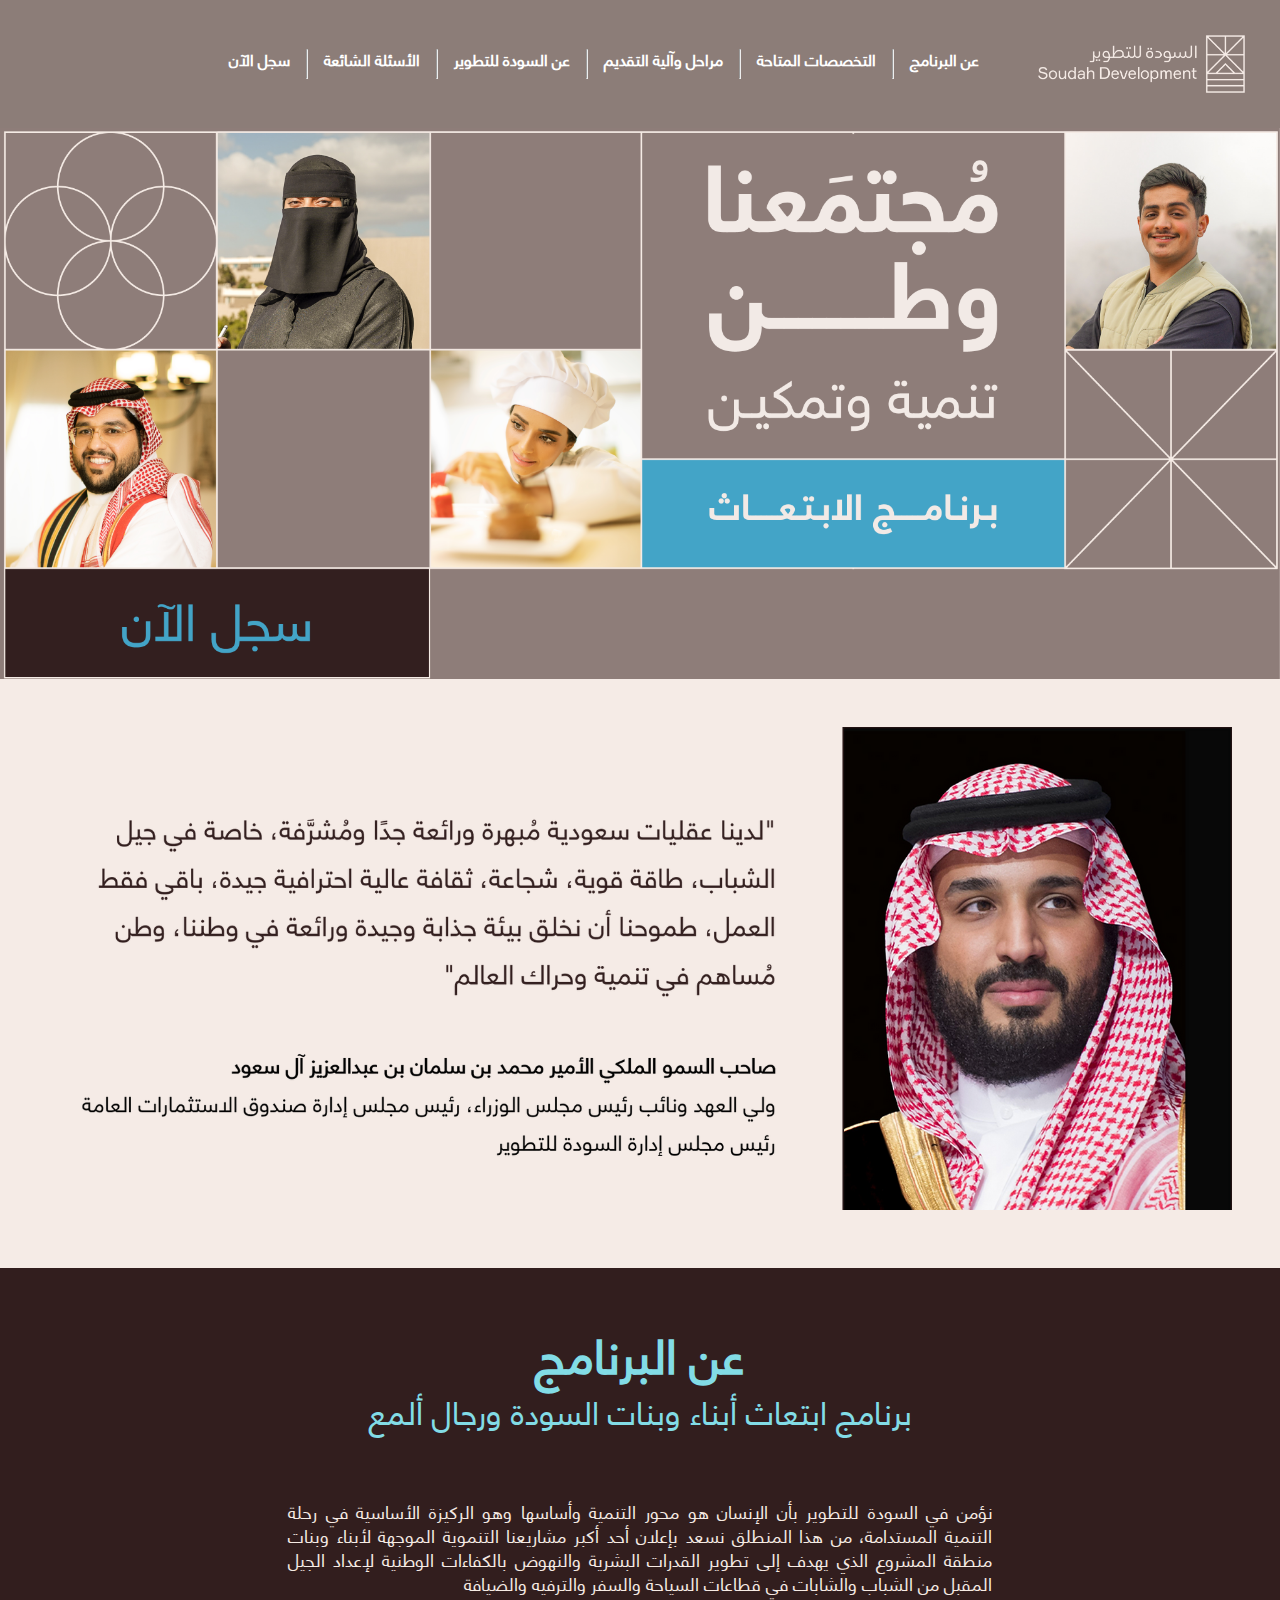
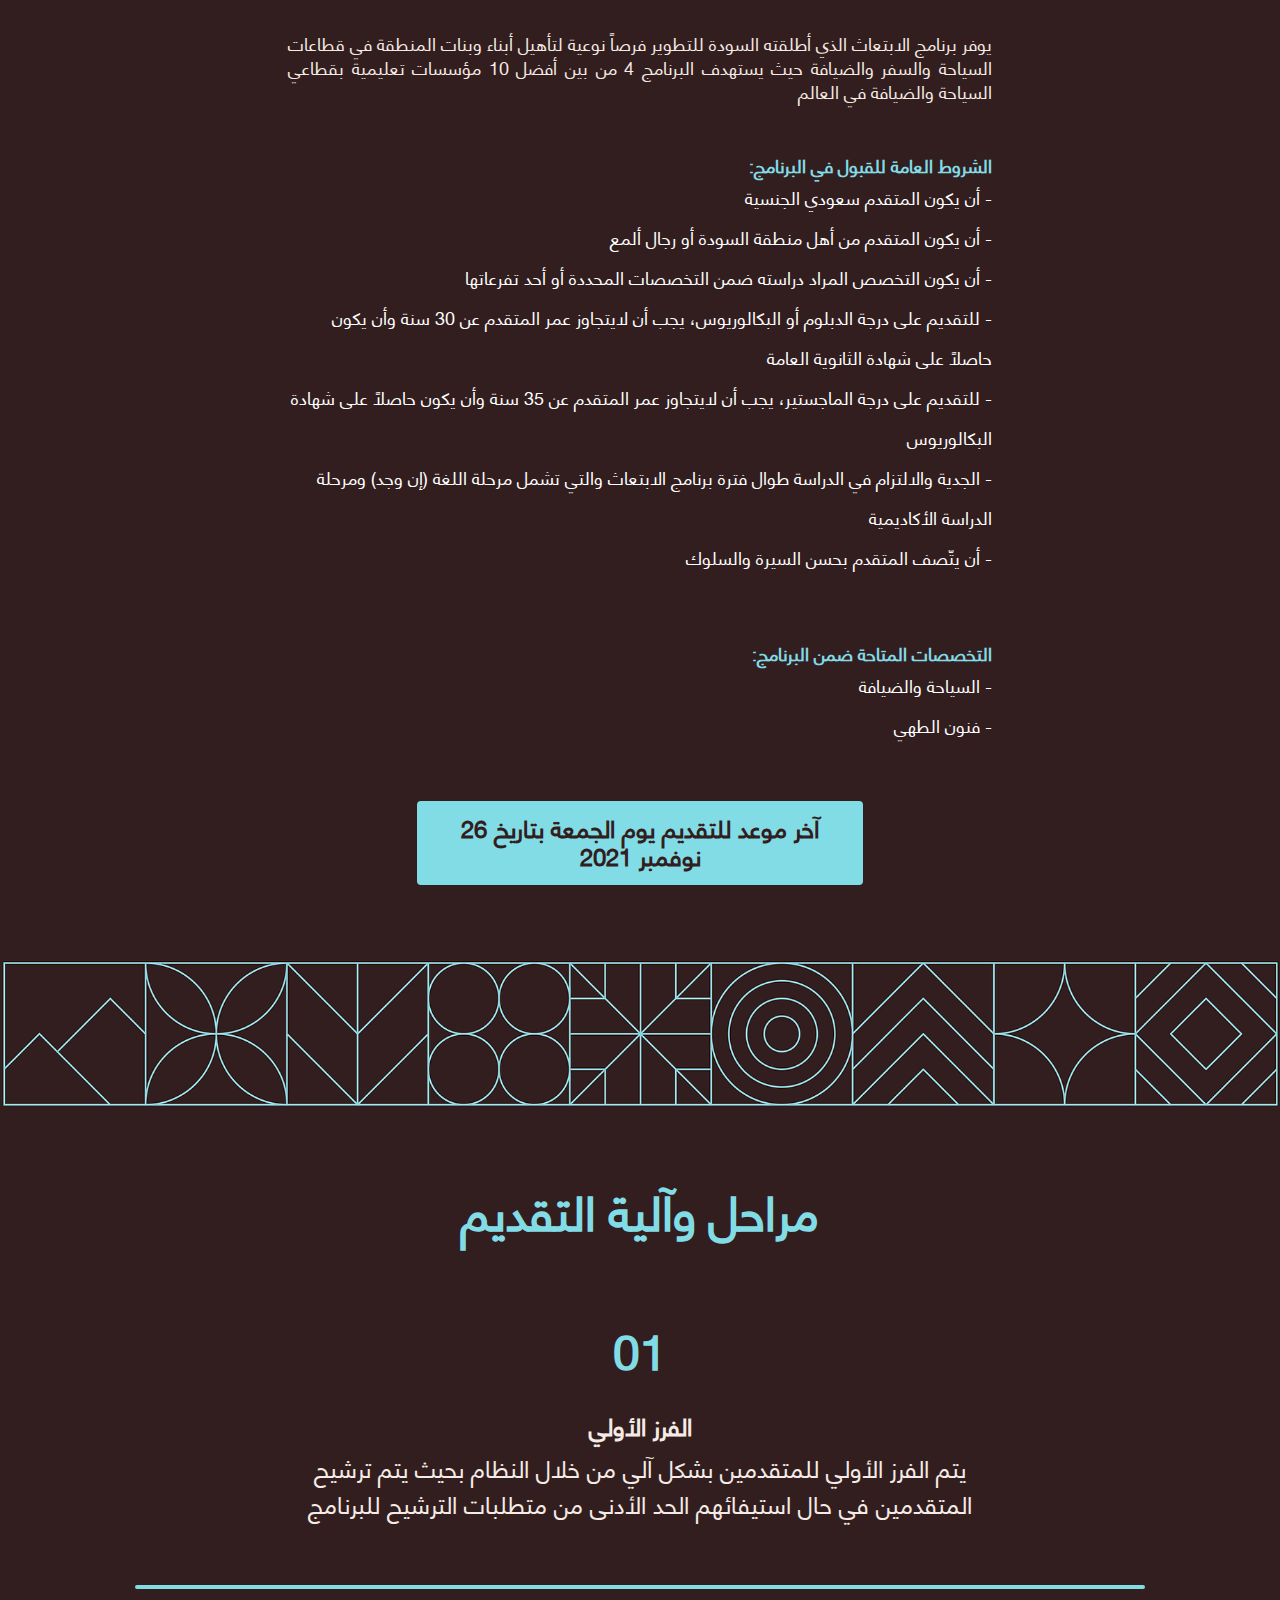
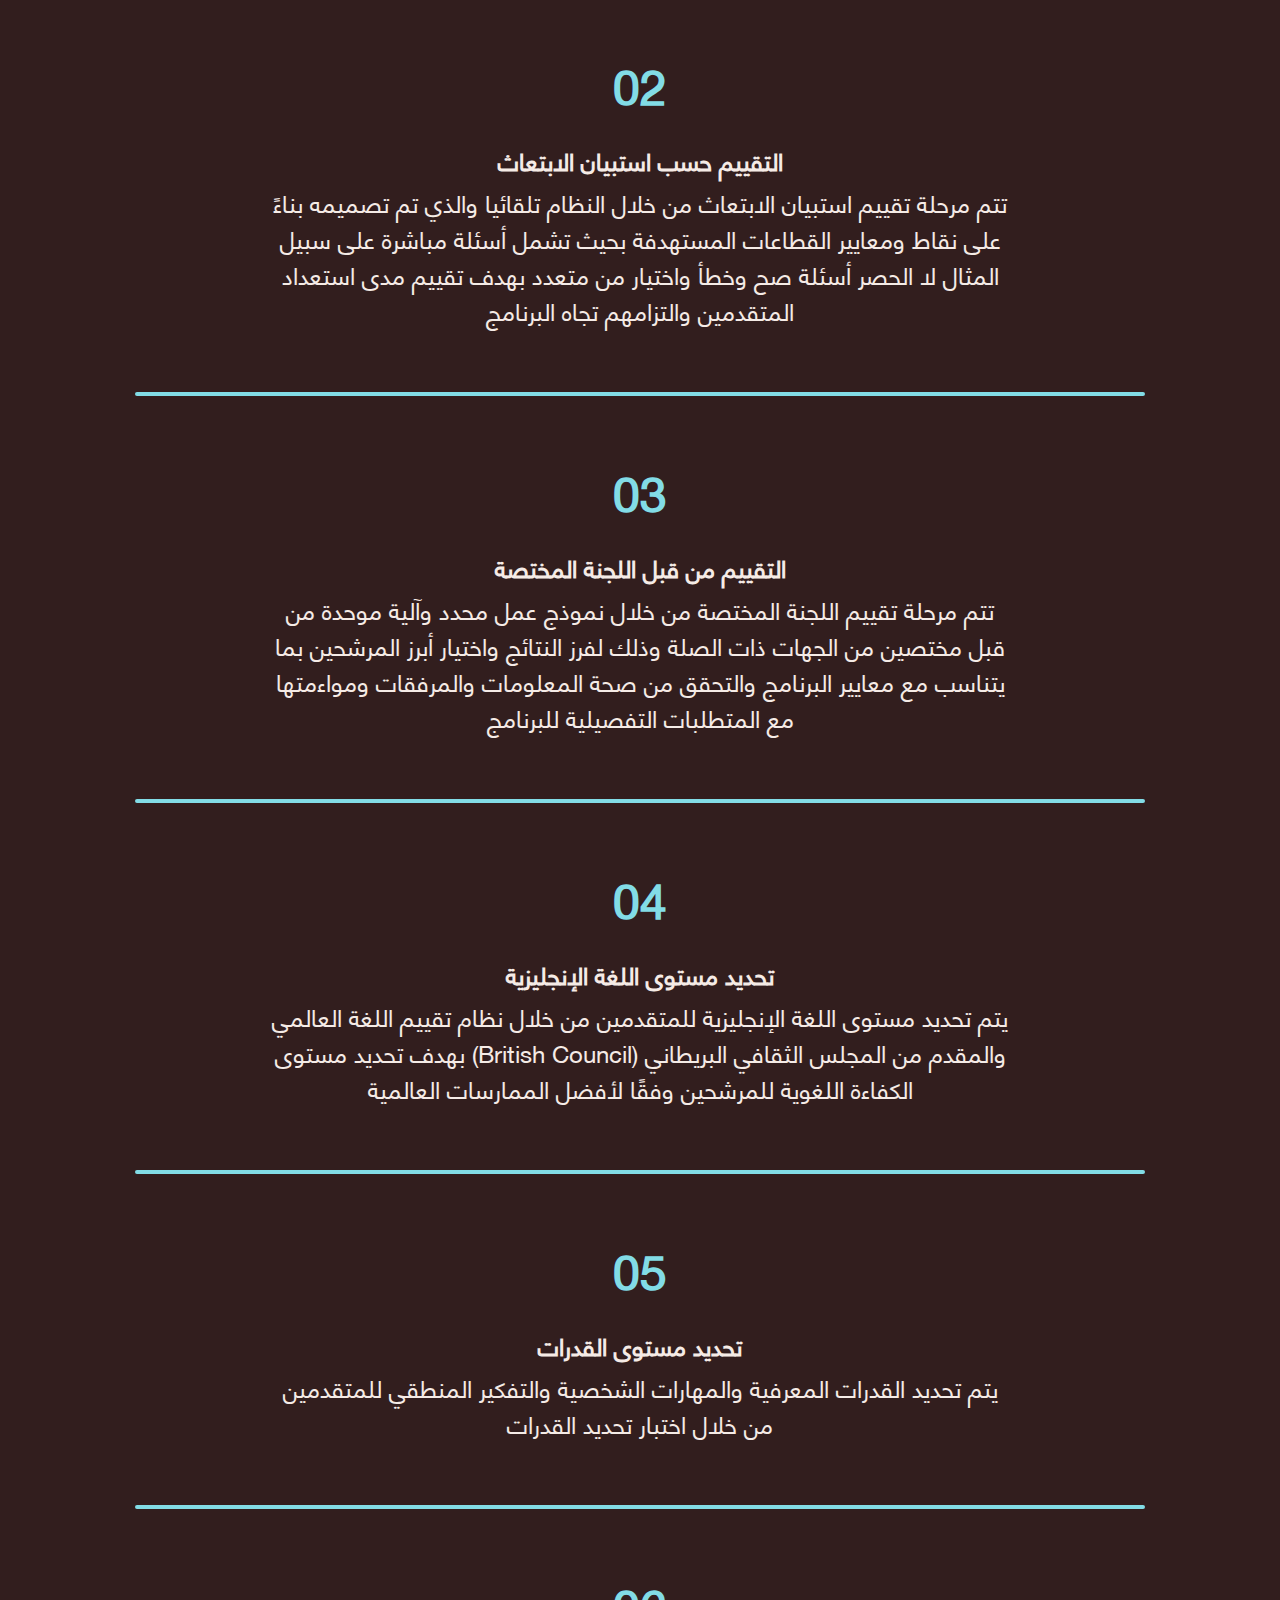
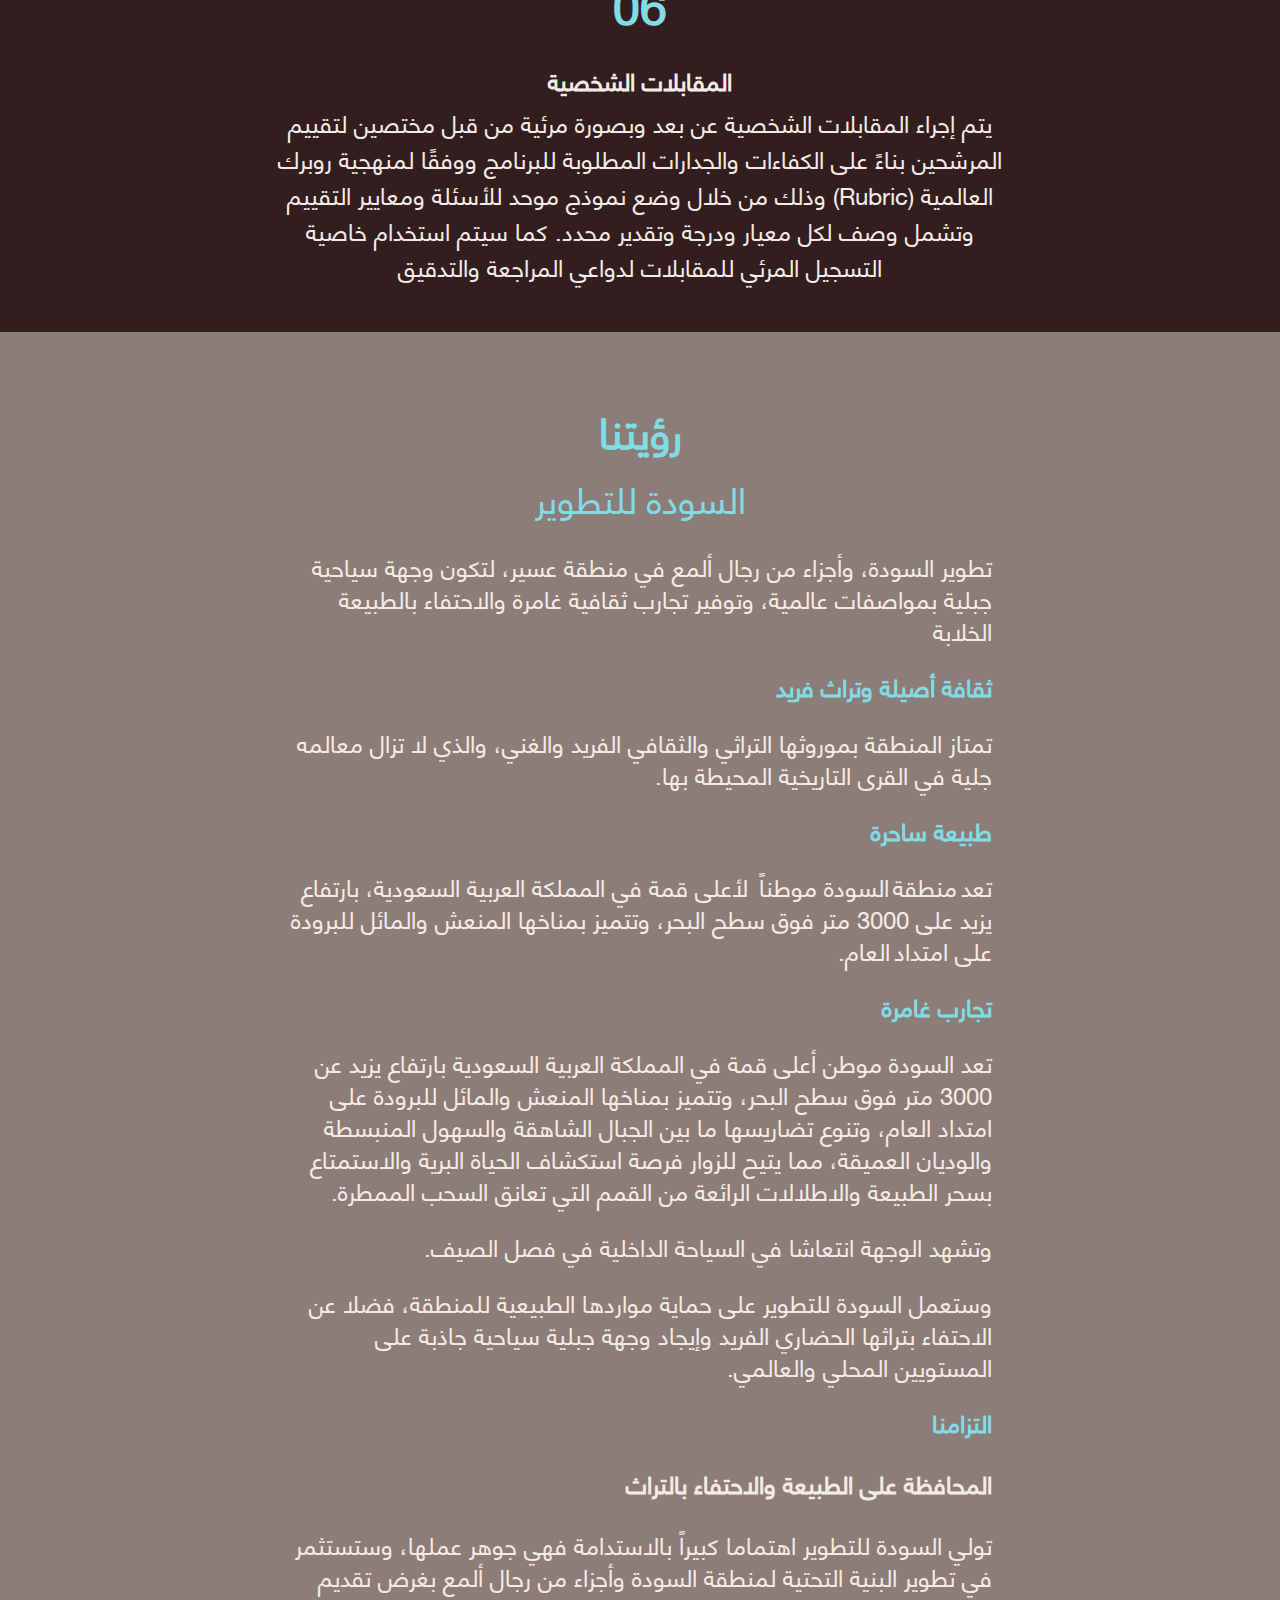
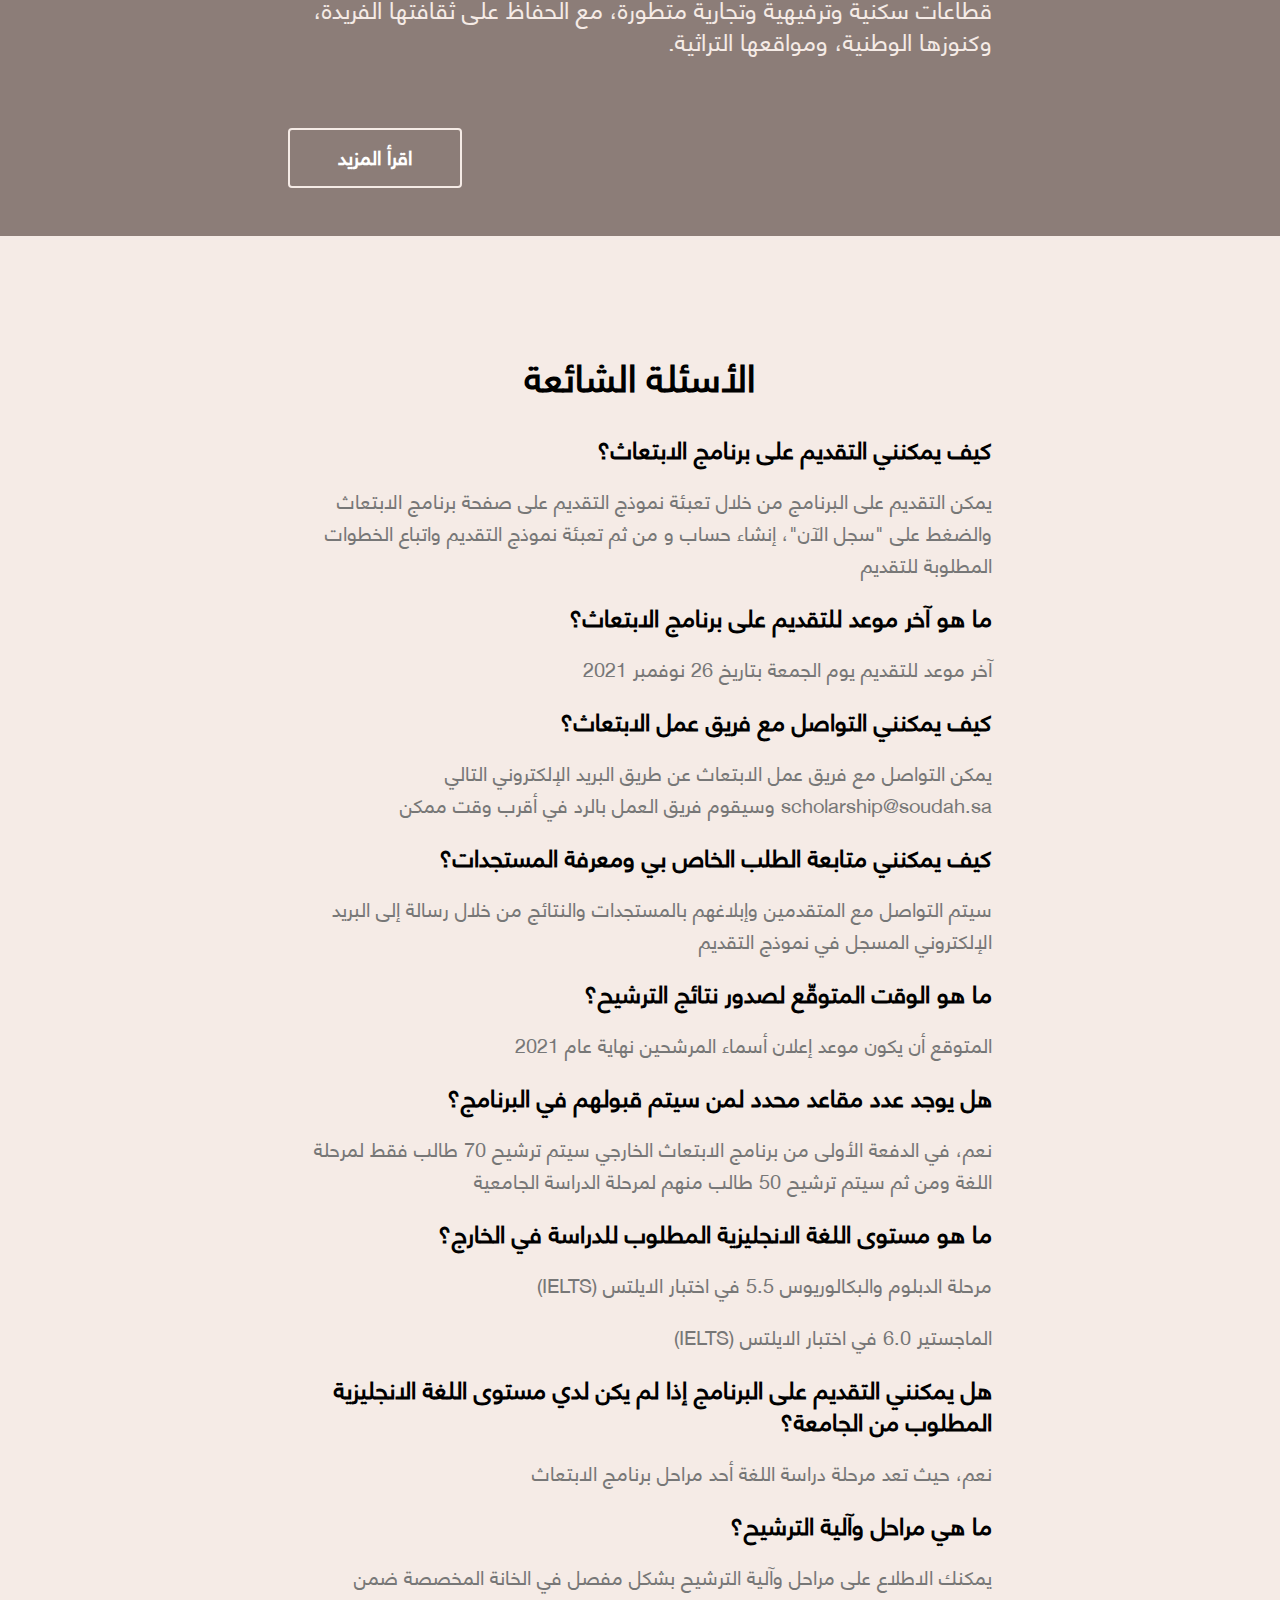
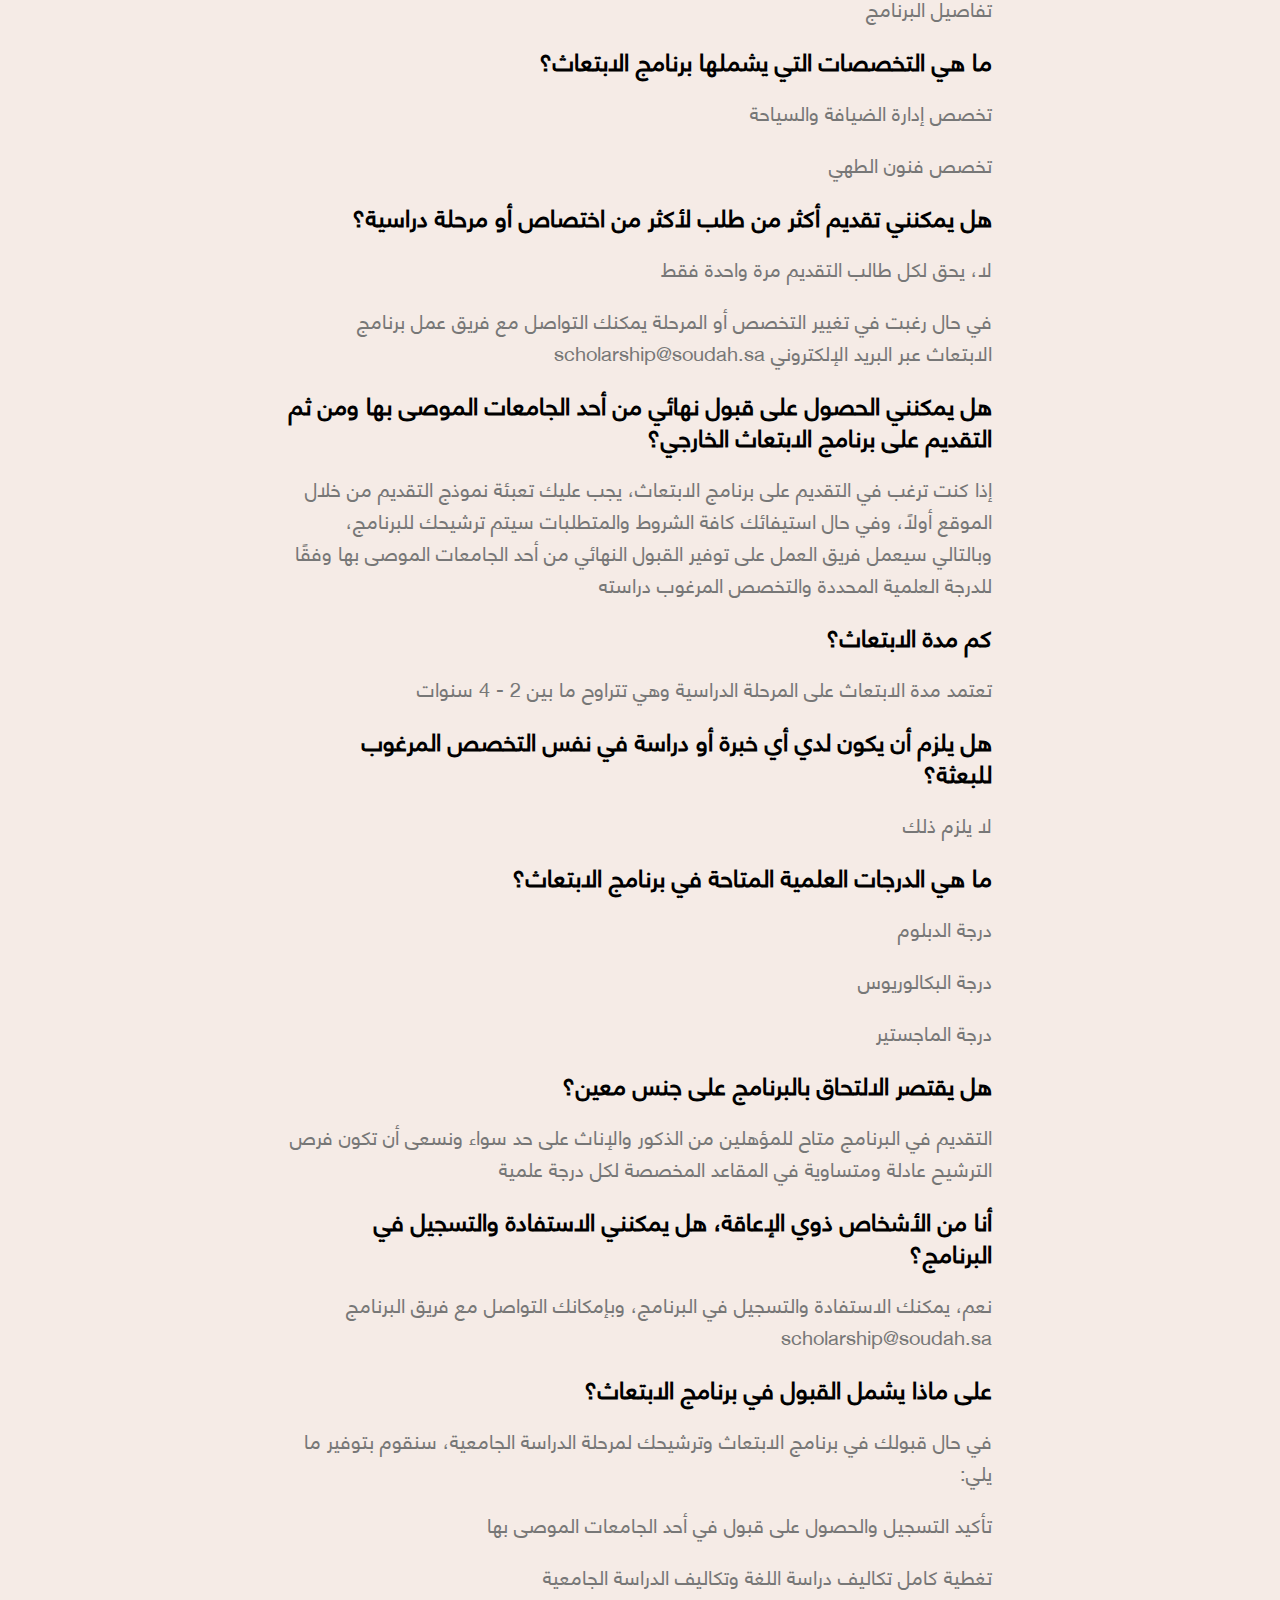
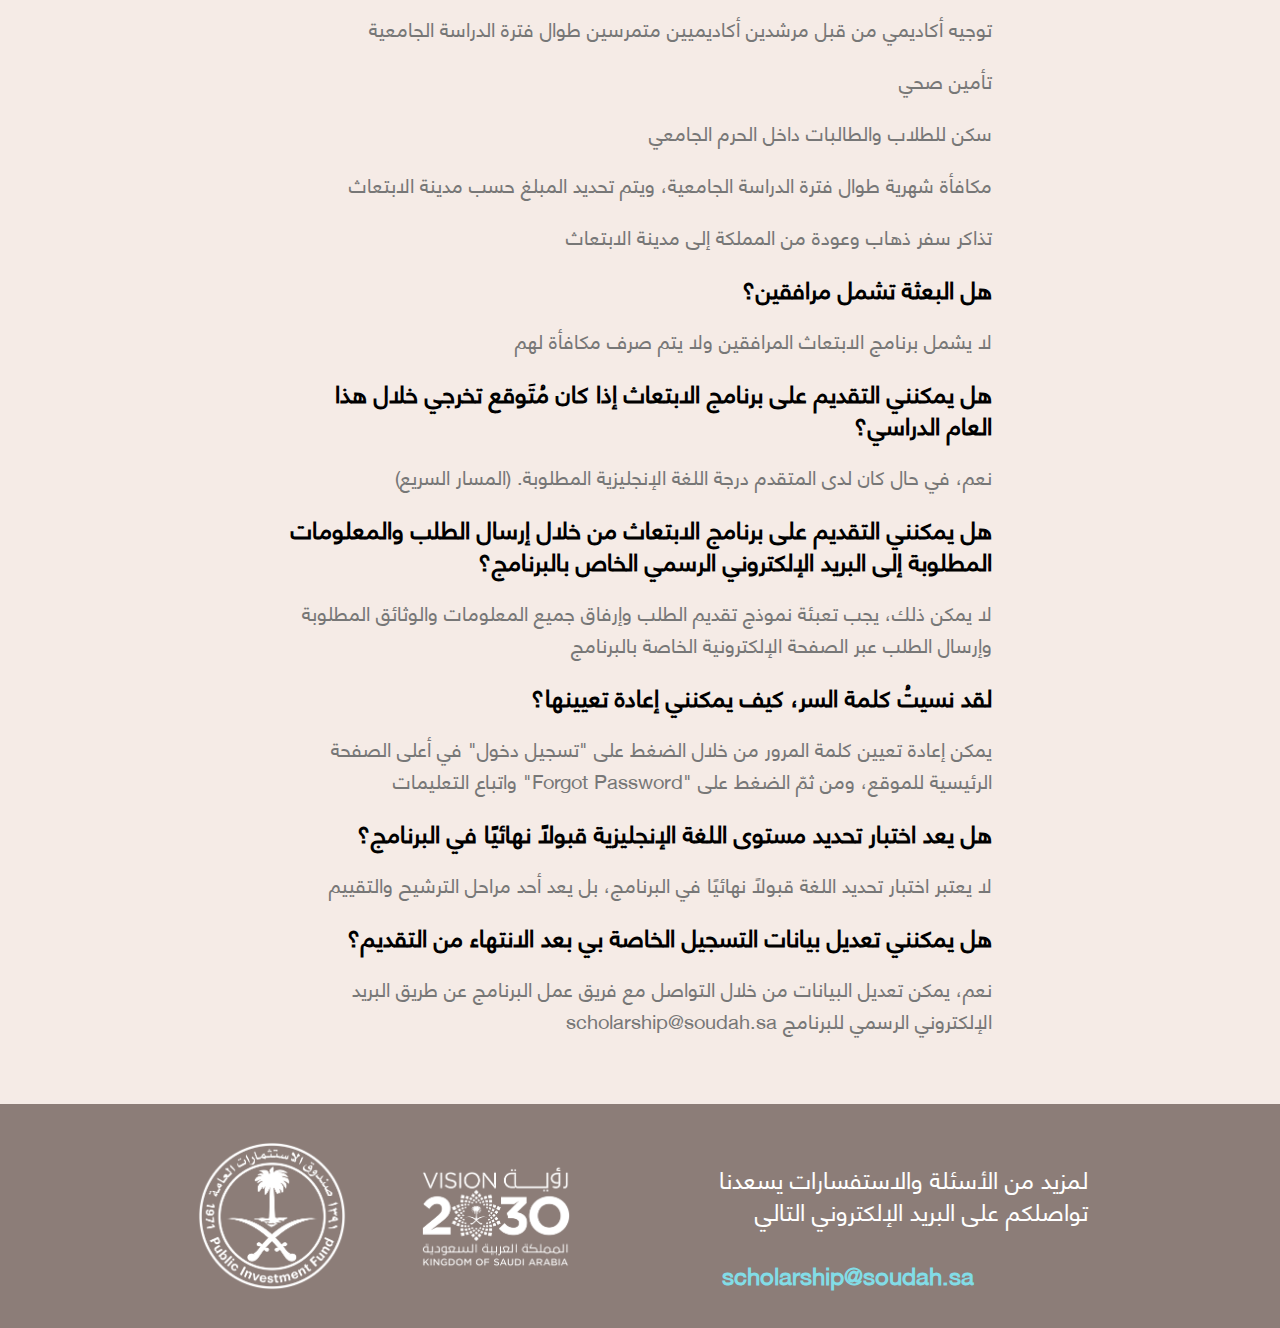
<file: src/index.html>
<!DOCTYPE html>
<html lang="ar">
  <head>
    <meta charset="UTF-8" />
    <meta http-equiv="X-UA-Compatible" content="IE=edge" />
    <meta name="viewport" content="width=device-width, initial-scale=1.0" />
    <meta name="theme-color" content="#82dce6" />
    <meta
      name="description"
      content="نؤمن في السودة للتطوير بأن الإنسان هو محور التنمية وأساسها وهو الركيزة الأساسية في رحلة التنمية المستدامة"
    />
    <meta
      name="keywords"
      content="السودة للتطوير, الكفاءات الوطنية, الجيل المقبل, السعودية, السودة, المملكة العربية السعودية, سمو الأمير, الأمير محمد, الأمير محمد بن سلمان, الملك سلمان, صندودق الاستثمارات العامة, ابتعاث, ابتعاث السودة, 2030, الرؤية, رؤية 2030"
    />
    <meta name="author" content="Soudah Development" />
    <meta
      property="og:title"
      content="برنامج ابتعاث أبناء وبنات السودة ورجال ألمع"
    />
    <meta
      property="og:description"
      content="السودة للتطوير توفر برنامج الابتعاث الذي أطلقته السودة للتطوير فرصاً نوعية لتأهيل أبناء وبنات المنطقة في قطاعات السياحة والسفر والضيافة حيث يستهدف البرنامج 4 من بين أفضل 10 مؤسسات تعليمية بقطاعي السياحة والضيافة في العالم"
    />
    <meta
      property="og:image"
      content="https://raw.githubusercontent.com/younes-alturkey/soudah-development-landing/main/assets/images/social-media-card.png?token=AK7GPWD277D5CV5Z7DSZHILBSHNXG"
    />
    <meta
      property="og:url"
      content="https://younes-alturkey.github.io/soudah-development-landing/"
    />
    <meta
      name="twitter:card"
      content="https://raw.githubusercontent.com/younes-alturkey/soudah-development-landing/main/assets/images/social-media-card.png?token=AK7GPWD277D5CV5Z7DSZHILBSHNXG"
    />
    <meta property="og:locale" content="ar" />
    <meta property="og:type" content="website" />
    <link rel="shortcut icon" type="image/x-icon" href="favicon.ico" />
    <link rel="stylesheet" href="css/styles.css" />
    <title>برنامج ابتعاث السودة للتطوير</title>
  </head>
  <body>
    <header>
      <nav class="navigation dropdown">
        <img
          src="assets/images/logo/SDC_Logo_lock-up_right_mist_RGB.png"
          class="navigation--logo"
        />
        <ul class="navi-container">
          <li class="navi-links">
            <a href="#about-program" class="navi-links">عن البرنامج</a>
          </li>
          <hr class="navi-hr" />
          <li class="navi-links">
            <a href="#about-program" class="navi-links">التخصصات المتاحة</a>
          </li>
          <hr class="navi-hr" />
          <li class="navi-links">
            <a href="#process-section" class="navi-links"
              >مراحل وآلية التقديم</a
            >
          </li>
          <hr class="navi-hr" />
          <li class="navi-links">
            <a href="#vision" class="navi-links">عن السودة للتطوير</a>
          </li>
          <hr class="navi-hr" />
          <li class="navi-links">
            <a href="#faq" class="navi-links">الأسئلة الشائعة</a>
          </li>
          <hr class="navi-hr" />
          <li class="navi-links" onclick="openModal();">سجل الآن</li>
        </ul>

        <div class="mobile-navi">
          <a onclick="dropdownList();" class="dropbtn">المزيد</a>
          <div id="myDropdown" class="dropdown-content">
            <a href="#about-program">عن البرنامج</a>
            <hr />
            <a href="#about-program">التخصصات المتاحة</a>
            <hr />
            <a href="#process-section">مراحل وآلية التقديم</a>
            <hr />
            <a href="#vision">عن السودة للتطوير</a>
            <hr />
            <a href="#faq">الأسئلة الشائعة</a>
            <hr />
            <a onclick="openModal();">سجل الآن</a>
          </div>
        </div>
      </nav>
    </header>
    <main>
      <section id="hero" class="hero">
        <div class="hero-image-container" onclick="openModal()">
          <img
            src="assets/images/Scholaship Header Imageo.png"
            class="hero-image"
          />
        </div>
      </section>

      <section id="royal" class="royal">
        <div class="royal-container">
          <img src="assets/images/royal-paragraph.webp" class="royal-image" />
        </div>
      </section>

      <section id="about-program" class="about-program">
        <div class="about-program--container">
          <h2 class="about-program--title">عن البرنامج</h2>
          <p class="about-program--subtitle">
            برنامج ابتعاث أبناء وبنات السودة ورجال ألمع
          </p>
          <p class="about-program--info">
            نؤمن في السودة للتطوير بأن الإنسان هو محور التنمية وأساسها وهو
            الركيزة الأساسية في رحلة التنمية المستدامة، من هذا المنطلق نسعد
            بإعلان أحد أكبر مشاريعنا التنموية الموجهة لأبناء وبنات منطقة المشروع
            الذي يهدف إلى تطوير القدرات البشرية والنهوض بالكفاءات الوطنية لإعداد
            الجيل المقبل من الشباب والشابات في قطاعات السياحة والسفر والترفيه
            والضيافة
          </p>
          <p class="about-program--info">
            يوفر برنامج الابتعاث الذي أطلقته السودة للتطوير فرصاً نوعية لتأهيل
            أبناء وبنات المنطقة في قطاعات السياحة والسفر والضيافة حيث يستهدف
            البرنامج 4 من بين أفضل 10 مؤسسات تعليمية بقطاعي السياحة والضيافة في
            العالم
          </p>
          <p class="about-program--terms-title">
            الشروط العامة للقبول في البرنامج:
          </p>
          <ul class="about-program--terms-container">
            <li>- أن يكون المتقدم سعودي الجنسية</li>
            <li>- أن يكون المتقدم من أهل منطقة السودة أو رجال ألمع</li>
            <li>
              - أن يكون التخصص المراد دراسته ضمن التخصصات المحددة أو أحد
              تفرعاتها
            </li>
            <li>
              - للتقديم على درجة الدبلوم أو البكالوريوس، يجب أن لايتجاوز عمر
              المتقدم عن 30 سنة وأن يكون حاصلًا على شهادة الثانوية العامة
            </li>
            <li>
              - للتقديم على درجة الماجستير، يجب أن لايتجاوز عمر المتقدم عن 35
              سنة وأن يكون حاصلًا على شهادة البكالوريوس
            </li>
            <li>
              - الجدية والالتزام في الدراسة طوال فترة برنامج الابتعاث والتي تشمل
              مرحلة اللغة (إن وجد) ومرحلة الدراسة الأكاديمية
            </li>
            <li>- أن يتّصف المتقدم بحسن السيرة والسلوك</li>
          </ul>
          <p class="about-program--terms-title">
            التخصصات المتاحة ضمن البرنامج:
          </p>
          <ul class="about-program--terms-container">
            <li>- السياحة والضيافة</li>
            <li>- فنون الطهي</li>
          </ul>
          <div class="about-program--cta-container" onclick="openModal()">
            <p class="about-program--cta">
              آخر موعد للتقديم يوم الجمعة بتاريخ 26 نوفمبر 2021
            </p>
          </div>
        </div>
      </section>

      <section class="strip-section">
        <div class="strip-container">
          <img src="assets/images/strip.webp" class="strip-image" />
        </div>
      </section>

      <section id="process-section" class="process-section">
        <div class="process--container">
          <h2 class="process--title">مراحل وآلية التقديم</h2>
          <div class="process--content-container">
            <p class="process--title">01</p>
            <p class="process--subtitle">الفرز الأولي</p>
            <p class="process--content">
              يتم الفرز الأولي للمتقدمين بشكل آلي من خلال النظام بحيث يتم ترشيح
              المتقدمين في حال استيفائهم الحد الأدنى من متطلبات الترشيح للبرنامج
            </p>
          </div>
          <hr class="process--line-break" />

          <div class="process--content-container">
            <p class="process--title">02</p>
            <p class="process--subtitle">التقييم حسب استبيان الابتعاث</p>
            <p class="process--content">
              تتم مرحلة تقييم استبيان الابتعاث من خلال النظام تلقائيا والذي تم
              تصميمه بناءً على نقاط ومعايير القطاعات المستهدفة بحيث تشمل أسئلة
              مباشرة على سبيل المثال لا الحصر أسئلة صح وخطأ واختيار من متعدد
              بهدف تقييم مدى استعداد المتقدمين والتزامهم تجاه البرنامج
            </p>
          </div>
          <hr class="process--line-break" />

          <div class="process--content-container">
            <p class="process--title">03</p>
            <p class="process--subtitle">التقييم من قبل اللجنة المختصة</p>
            <p class="process--content">
              تتم مرحلة تقييم اللجنة المختصة من خلال نموذج عمل محدد وآلية موحدة
              من قبل مختصين من الجهات ذات الصلة وذلك لفرز النتائج واختيار أبرز
              المرشحين بما يتناسب مع معايير البرنامج والتحقق من صحة المعلومات
              والمرفقات ومواءمتها مع المتطلبات التفصيلية للبرنامج
            </p>
          </div>
          <hr class="process--line-break" />

          <div class="process--content-container">
            <p class="process--title">04</p>
            <p class="process--subtitle">تحديد مستوى اللغة الإنجليزية</p>
            <p class="process--content">
              يتم تحديد مستوى اللغة الإنجليزية للمتقدمين من خلال نظام تقييم
              اللغة العالمي والمقدم من المجلس الثقافي البريطاني (British
              Council) بهدف تحديد مستوى الكفاءة اللغوية للمرشحين وفقًا لأفضل
              الممارسات العالمية
            </p>
          </div>
          <hr class="process--line-break" />

          <div class="process--content-container">
            <p class="process--title">05</p>
            <p class="process--subtitle">تحديد مستوى القدرات</p>
            <p class="process--content">
              يتم تحديد القدرات المعرفية والمهارات الشخصية والتفكير المنطقي
              للمتقدمين من خلال اختبار تحديد القدرات
            </p>
          </div>
          <hr class="process--line-break" />

          <div class="process--content-container">
            <p class="process--title">06</p>
            <p class="process--subtitle">المقابلات الشخصية</p>
            <p class="process--content">
              يتم إجراء المقابلات الشخصية عن بعد وبصورة مرئية من قبل مختصين
              لتقييم المرشحين بناءً على الكفاءات والجدارات المطلوبة للبرنامج
              ووفقًا لمنهجية روبرك العالمية (Rubric) وذلك من خلال وضع نموذج موحد
              للأسئلة ومعايير التقييم وتشمل وصف لكل معيار ودرجة وتقدير محدد. كما
              سيتم استخدام خاصية التسجيل المرئي للمقابلات لدواعي المراجعة
              والتدقيق
            </p>
          </div>
        </div>
      </section>

      <section id="vision" class="vision">
        <div class="vision--content">
          <h2 class="vision--title">رؤيتنا</h2>
          <p class="vision--subtitle">السودة للتطوير</p>

          <p class="vision--content-text">
            تطوير السودة، وأجزاء من رجال ألمع في منطقة عسير، لتكون وجهة سياحية
            جبلية بمواصفات عالمية، وتوفير تجارب ثقافية غامرة والاحتفاء بالطبيعة
            الخلابة
          </p>

          <p class="vision--content-header">ثقافة أصيلة وتراث فريد</p>
          <p class="vision--content-text">
            تمتاز المنطقة بموروثها التراثي والثقافي الفريد والغني، والذي لا تزال
            معالمه جلية في القرى التاريخية المحيطة بها.
          </p>

          <p class="vision--content-header">طبيعة ساحرة</p>
          <p class="vision--content-text">
            تعد منطقة السودة موطناً  لأعلى قمة في المملكة العربية السعودية،
            بارتفاع يزيد على 3000 متر فوق سطح البحر، وتتميز بمناخها المنعش
            والمائل للبرودة على امتداد العام.
          </p>

          <p class="vision--content-header">تجارب غامرة</p>
          <p class="vision--content-text">
            تعد السودة موطن أعلى قمة في المملكة العربية السعودية بارتفاع يزيد عن
            3000 متر فوق سطح البحر، وتتميز بمناخها المنعش والمائل للبرودة على
            امتداد العام، وتنوع تضاريسها ما بين الجبال الشاهقة والسهول المنبسطة
            والوديان العميقة، مما يتيح للزوار فرصة استكشاف الحياة البرية
            والاستمتاع بسحر الطبيعة والاطلالات الرائعة من القمم التي تعانق السحب
            الممطرة.
          </p>
          <p class="vision--content-text">
            وتشهد الوجهة انتعاشا في السياحة الداخلية في فصل الصيف.
          </p>
          <p class="vision--content-text">
            وستعمل السودة للتطوير على حماية مواردها الطبيعية للمنطقة، فضلا عن
            الاحتفاء بتراثها الحضاري الفريد وإيجاد وجهة جبلية سياحية جاذبة على
            المستويين المحلي والعالمي.
          </p>

          <p class="vision--content-header">التزامنا</p>
          <p class="vision--content-text-bold">
            المحافظة على الطبيعة والاحتفاء بالتراث
          </p>
          <p class="vision--content-text">
            تولي السودة للتطوير اهتماما كبيراً بالاستدامة فهي جوهر عملها،
            وستستثمر في تطوير البنية التحتية لمنطقة السودة وأجزاء من رجال ألمع
            بغرض تقديم قطاعات سكنية وترفيهية وتجارية متطورة، مع الحفاظ على
            ثقافتها الفريدة، وكنوزها الوطنية، ومواقعها التراثية.
          </p>
        </div>
        <a
          href="https://soudah.sa/"
          onclick="window.open(this.href);"
          target="_blank"
          rel="noopener"
          class="vision--cta"
          >اقرأ المزيد</a
        >
      </section>

      <section id="faq" class="faq">
        <h2 class="faq-title">الأسئلة الشائعة</h2>

        <p class="faq-header">كيف يمكنني التقديم على برنامج الابتعاث؟</p>
        <p class="faq-text">
          يمكن التقديم على البرنامج من خلال تعبئة نموذج التقديم على صفحة برنامج
          الابتعاث والضغط على "سجل الآن"، إنشاء حساب و من ثم تعبئة نموذج التقديم
          واتباع الخطوات المطلوبة للتقديم
        </p>

        <p class="faq-header">ما هو آخر موعد للتقديم على برنامج الابتعاث؟</p>
        <p class="faq-text">
          آخر موعد للتقديم يوم الجمعة بتاريخ 26 نوفمبر 2021
        </p>

        <p class="faq-header">كيف يمكنني التواصل مع فريق عمل الابتعاث؟</p>
        <p class="faq-text">
          يمكن التواصل مع فريق عمل الابتعاث عن طريق البريد الإلكتروني التالي
          scholarship@soudah.sa وسيقوم فريق العمل بالرد في أقرب وقت ممكن
        </p>

        <p class="faq-header">
          كيف يمكنني متابعة الطلب الخاص بي ومعرفة المستجدات؟
        </p>
        <p class="faq-text">
          سيتم التواصل مع المتقدمين وإبلاغهم بالمستجدات والنتائج من خلال رسالة
          إلى البريد الإلكتروني المسجل في نموذج التقديم
        </p>

        <p class="faq-header">ما هو الوقت المتوقّع لصدور نتائج الترشيح؟</p>
        <p class="faq-text">
          المتوقع أن يكون موعد إعلان أسماء المرشحين نهاية عام 2021
        </p>

        <p class="faq-header">
          هل يوجد عدد مقاعد محدد لمن سيتم قبولهم في البرنامج؟
        </p>
        <p class="faq-text">
          نعم، في الدفعة الأولى من برنامج الابتعاث الخارجي سيتم ترشيح 70 طالب
          فقط لمرحلة اللغة ومن ثم سيتم ترشيح 50 طالب منهم لمرحلة الدراسة
          الجامعية
        </p>

        <p class="faq-header">
          ما هو مستوى اللغة الانجليزية المطلوب للدراسة في الخارج؟
        </p>
        <p class="faq-text">
          مرحلة الدبلوم والبكالوريوس 5.5 في اختبار الايلتس (IELTS)
        </p>
        <p class="faq-text">الماجستير 6.0 في اختبار الايلتس (IELTS)</p>

        <p class="faq-header">
          هل يمكنني التقديم على البرنامج إذا لم يكن لدي مستوى اللغة الانجليزية
          المطلوب من الجامعة؟
        </p>
        <p class="faq-text">
          نعم، حيث تعد مرحلة دراسة اللغة أحد مراحل برنامج الابتعاث
        </p>

        <p class="faq-header">ما هي مراحل وآلية الترشيح؟</p>
        <p class="faq-text">
          يمكنك الاطلاع على مراحل وآلية الترشيح بشكل مفصل في الخانة المخصصة ضمن
          تفاصيل البرنامج
        </p>

        <p class="faq-header">ما هي التخصصات التي يشملها برنامج الابتعاث؟</p>
        <p class="faq-text">تخصص إدارة الضيافة والسياحة</p>
        <p class="faq-text">تخصص فنون الطهي</p>

        <p class="faq-header">
          هل يمكنني تقديم أكثر من طلب لأكثر من اختصاص أو مرحلة دراسية؟
        </p>
        <p class="faq-text">لا، يحق لكل طالب التقديم مرة واحدة فقط</p>
        <p class="faq-text">
          في حال رغبت في تغيير التخصص أو المرحلة يمكنك التواصل مع فريق عمل
          برنامج الابتعاث عبر البريد الإلكتروني scholarship@soudah.sa
        </p>

        <p class="faq-header">
          هل يمكنني الحصول على قبول نهائي من أحد الجامعات الموصى بها ومن ثم
          التقديم على برنامج الابتعاث الخارجي؟
        </p>
        <p class="faq-text">
          إذا كنت ترغب في التقديم على برنامج الابتعاث، يجب عليك تعبئة نموذج
          التقديم من خلال الموقع أولًا، وفي حال استيفائك كافة الشروط والمتطلبات
          سيتم ترشيحك للبرنامج، وبالتالي سيعمل فريق العمل على توفير القبول
          النهائي من أحد الجامعات الموصى بها وفقًا للدرجة العلمية المحددة
          والتخصص المرغوب دراسته
        </p>

        <p class="faq-header">كم مدة الابتعاث؟</p>
        <p class="faq-text">
          تعتمد مدة الابتعاث على المرحلة الدراسية وهي تتراوح ما بين 2 - 4 سنوات
        </p>

        <p class="faq-header">
          هل يلزم أن يكون لدي أي خبرة أو دراسة في نفس التخصص المرغوب للبعثة؟
        </p>
        <p class="faq-text">لا يلزم ذلك</p>

        <p class="faq-header">
          ما هي الدرجات العلمية المتاحة في برنامج الابتعاث؟
        </p>
        <p class="faq-text">درجة الدبلوم</p>
        <p class="faq-text">درجة البكالوريوس</p>
        <p class="faq-text">درجة الماجستير</p>

        <p class="faq-header">هل يقتصر الالتحاق بالبرنامج على جنس معين؟</p>
        <p class="faq-text">
          التقديم في البرنامج متاح للمؤهلين من الذكور والإناث على حد سواء ونسعى
          أن تكون فرص الترشيح عادلة ومتساوية في المقاعد المخصصة لكل درجة علمية
        </p>

        <p class="faq-header">
          أنا من الأشخاص ذوي الإعاقة، هل يمكنني الاستفادة والتسجيل في البرنامج؟
        </p>
        <p class="faq-text">
          نعم، يمكنك الاستفادة والتسجيل في البرنامج، وبإمكانك التواصل مع فريق
          البرنامج scholarship@soudah.sa
        </p>

        <p class="faq-header">على ماذا يشمل القبول في برنامج الابتعاث؟</p>
        <p class="faq-text">
          في حال قبولك في برنامج الابتعاث وترشيحك لمرحلة الدراسة الجامعية، سنقوم
          بتوفير ما يلي:
        </p>
        <p class="faq-text">
          تأكيد التسجيل والحصول على قبول في أحد الجامعات الموصى بها
        </p>
        <p class="faq-text">
          تغطية كامل تكاليف دراسة اللغة وتكاليف الدراسة الجامعية
        </p>
        <p class="faq-text">
          توجيه أكاديمي من قبل مرشدين أكاديميين متمرسين طوال فترة الدراسة
          الجامعية
        </p>
        <p class="faq-text">تأمين صحي</p>
        <p class="faq-text">سكن للطلاب والطالبات داخل الحرم الجامعي</p>
        <p class="faq-text">
          مكافأة شهرية طوال فترة الدراسة الجامعية، ويتم تحديد المبلغ حسب مدينة
          الابتعاث
        </p>
        <p class="faq-text">
          تذاكر سفر ذهاب وعودة من المملكة إلى مدينة الابتعاث
        </p>

        <p class="faq-header">هل البعثة تشمل مرافقين؟</p>
        <p class="faq-text">
          لا يشمل برنامج الابتعاث المرافقين ولا يتم صرف مكافأة لهم
        </p>

        <p class="faq-header">
          هل يمكنني التقديم على برنامج الابتعاث إذا كان مُتَوقع تخرجي خلال هذا
          العام الدراسي؟
        </p>
        <p class="faq-text">
          نعم، في حال كان لدى المتقدم درجة اللغة الإنجليزية المطلوبة. (المسار
          السريع)
        </p>

        <p class="faq-header">
          هل يمكنني التقديم على برنامج الابتعاث من خلال إرسال الطلب والمعلومات
          المطلوبة إلى البريد الإلكتروني الرسمي الخاص بالبرنامج؟
        </p>
        <p class="faq-text">
          لا يمكن ذلك، يجب تعبئة نموذج تقديم الطلب وإرفاق جميع المعلومات
          والوثائق المطلوبة وإرسال الطلب عبر الصفحة الإلكترونية الخاصة بالبرنامج
        </p>

        <p class="faq-header">لقد نسيتُ كلمة السر، كيف يمكنني إعادة تعيينها؟</p>
        <p class="faq-text">
          يمكن إعادة تعيين كلمة المرور من خلال الضغط على "تسجيل دخول" في أعلى
          الصفحة الرئيسية للموقع، ومن ثمّ الضغط على "Forgot Password" واتباع
          التعليمات
        </p>

        <p class="faq-header">
          هل يعد اختبار تحديد مستوى اللغة الإنجليزية قبولاً نهائيًا في البرنامج؟
        </p>
        <p class="faq-text">
          لا يعتبر اختبار تحديد اللغة قبولاً نهائيًا في البرنامج، بل يعد أحد
          مراحل الترشيح والتقييم
        </p>

        <p class="faq-header">
          هل يمكنني تعديل بيانات التسجيل الخاصة بي بعد الانتهاء من التقديم؟
        </p>
        <p class="faq-text">
          نعم، يمكن تعديل البيانات من خلال التواصل مع فريق عمل البرنامج عن طريق
          البريد الإلكتروني الرسمي للبرنامج scholarship@soudah.sa
        </p>
      </section>

      <section id="modal" class="modal">
        <div id="modal-content" class="modal-content">
          <span class="close">&times;</span>

          <h2 class="faq-title" id="modal--title">تسجيل الاشتراك</h2>
          <div style="display: flex; gap: 8px">
            <p class="modal--subtitle" id="modal--subtitle">
              هل أنت عضو بالفعل؟
            </p>
            <p
              class="modal--subtitle-cta"
              id="modal--cta"
              onclick="changeFormToSignIn();"
            >
              تسجيل الدخول.
            </p>
          </div>
          <form class="modal--form">
            <div class="modal--form-input-container">
              <label for="modal--email" class="modal--form-label"
                >البريد الإلكتروني</label
              >
              <input
                type="email"
                id="modal--email"
                class="modal--input"
                required
                placeholder="أدخل البريد الإلكتروني هنا"
                oninvalid="this.setCustomValidity('البريد الإلكتروني لا يمكن أن يكون فارغًا أو غير صالح')"
                oninput="this.setCustomValidity('')"
              />
            </div>
            <div class="modal--form-input-container">
              <label for="modal--password" class="modal--form-label"
                >كلمة المرور</label
              >
              <input
                type="password"
                id="modal--password"
                class="modal--input"
                required
                placeholder="أدخل كلمة المرور هنا"
                oninvalid="this.setCustomValidity('تأكَّد من إدخال كلمة مرور.')"
                oninput="this.setCustomValidity('')"
              />
            </div>

            <input
              type="submit"
              value="تسجيل الاشتراك"
              class="modal--form-submit"
              id="modal--submit"
            />
          </form>
        </div>
      </section>
    </main>
    <footer class="footer">
      <div class="footer-info-container">
        <h2 class="footer--more-info">
          لمزيد من الأسئلة والاستفسارات يسعدنا تواصلكم على البريد الإلكتروني
          التالي
        </h2>
        <a href="mailto:scholarship@soudah.sa" tabindex="0" class="footer--link"
          >scholarship@soudah.sa</a
        >
      </div>
      <div class="footer--image-container">
        <img
          src="assets/images/logo/V2030 LOGOTYPE WHITE.png"
          class="footer--image"
        />
        <img
          src="assets/images/logo/PIF_logo White.png"
          class="footer--image"
        />
      </div>
    </footer>
    <script src="js/script.js" defer></script>
  </body>
</html>
</file>
<file: src/css/styles.css>
@font-face {
  font-family: 'HelveticaNeueLT';
  src: url(../assets//fonts/helveticaneuelt-arabic-55-roman.ttf)
    format('truetype');
}

html,
body {
  margin: 0;
  padding: 0;
  height: 100vh;
  font-family: 'HelveticaNeueLT';
  color: white;
  background-color: #f5ebe6;
  scroll-behavior: smooth;
}

::-webkit-scrollbar {
  width: 14px;
}

::-webkit-scrollbar-track {
  background: #321e1e;
}

::-webkit-scrollbar-thumb {
  background: #82dce6;
}

::-webkit-scrollbar-thumb:hover {
  background: #4fa6af;
}

.navigation {
  display: flex;
  justify-content: start;
  align-items: center;
  padding: 1rem;
  background-color: #8c7d78;
  direction: rtl;
}

.navigation--logo {
  height: 6rem;
  -webkit-user-drag: none;
  -khtml-user-drag: none;
  -moz-user-drag: none;
  -o-user-drag: none;
  user-drag: none;
}

.navi-container {
  list-style-type: none;
  display: flex;
  gap: 1rem;
}

.navi-container-mobile {
  list-style-type: none;
  display: flex;
  gap: 1rem;
  display: none;
}

.navi-links {
  font-weight: 700;
  font-size: 1rem;
  color: white;
}

.navi-links:hover {
  cursor: pointer;
  color: #82dce6;
}

.navi-hr {
  height: 1.8rem;
}

.hero {
  width: 100%;
}

.hero-image-container {
  display: flex;
  justify-content: center;
  align-items: center;
  overflow: hidden;
  cursor: pointer;
}

.hero-image {
  object-fit: cover;
  width: 100%;
  height: 100%;
  -webkit-user-drag: none;
  -khtml-user-drag: none;
  -moz-user-drag: none;
  -o-user-drag: none;
  user-drag: none;
}

.modal {
  display: none;
  position: fixed;
  z-index: 10;
  left: 0;
  top: 0;
  width: 100%;
  height: 100%;
  overflow: auto;
  background-color: white;
  overflow-x: hidden;
  animation: grow ease-in 0.2s;
}

@keyframes grow {
  0% {
    transform: scale(0);
  }
  100% {
    transform: scale(1);
  }
}

.modal-content {
  position: relative;
  display: flex;
  flex-direction: column;
  align-items: center;
  justify-content: center;
  height: 100%;
  width: 100%;
  z-index: -1;
  direction: rtl;
}

.modal--cta {
  color: #8c7d78;
  cursor: pointer;
}
.modal--subtitle {
  color: #000;
  font-size: 20px;
  margin-top: -12px;
}

.modal--subtitle-cta {
  color: #8c7d78;
  font-size: 20px;
  margin-top: -12px;
  cursor: pointer;
}

.modal--form {
  display: flex;
  flex-direction: column;
  justify-content: center;
  align-items: center;
}

.modal--form-input-container {
  position: relative;
  margin-bottom: 2rem;
}

.modal--form-label {
  color: #8c7d78;
  position: absolute;
  top: 0;
  right: 0;
}

.modal--input {
  width: 20rem;
  padding: 0.5rem;
  border-top-width: 0px;
  border-right-width: 0px;
  border-left-width: 0px;
  margin-top: 1.8rem;
  margin-bottom: 1rem;
  font-size: 20px;
  outline: none;
  direction: ltr;
  font-family: inherit;
}

.modal--form-submit {
  background-color: #321e1e;
  color: white;
  font-size: 20px;
  font-weight: 700;
  font-family: inherit;
  border-radius: 4px;
  border-width: 0;
  padding-top: 6px;
  padding-bottom: 6px;
  padding-right: 7rem;
  padding-left: 7rem;
  cursor: pointer;
}

.close {
  position: absolute;
  top: 0;
  right: 0;
  color: #333;
  font-size: 3rem;
  margin-right: 2rem;
}

.close:hover,
.close:focus {
  color: black;
  text-decoration: none;
  cursor: pointer;
  transform: scale(1.1);
  transition: all ease-in 0.15s;
}

.royal-container {
  padding: 3rem;
}

.royal-image {
  object-fit: cover;
  width: 100%;
  height: 100%;
  -webkit-user-drag: none;
  -khtml-user-drag: none;
  -moz-user-drag: none;
  -o-user-drag: none;
  user-drag: none;
}

.about-program--container {
  display: flex;
  flex-direction: column;
  align-items: right;
  justify-content: center;
  direction: rtl;
  background-color: #321e1e;
  padding: 3rem;
  padding-right: 18rem;
  padding-left: 18rem;
}

.about-program--title {
  color: #82dce6;
  font-weight: 700;
  font-size: 48px;
  text-align: center;
  margin: 0;
  line-height: 72px;
}

.about-program--subtitle {
  color: #82dce6;
  font-weight: 400;
  font-size: 32px;
  text-align: center;
  margin: 0;
  margin-bottom: 3rem;
  line-height: 45px;
}

.about-program--info {
  font-weight: 400;
  font-size: 18px;
  line-height: 24px;
  color: #f6ebe4;
  text-align: justify;
}

.about-program--terms-title {
  margin: 0;
  margin-top: 2rem;
  font-weight: 700;
  font-size: 18px;
  line-height: 24px;
  color: #82dce6;
}

.about-program--terms-container {
  list-style: none;
  text-align: right;
  font-weight: 400;
  font-size: 18px;
  margin: 0;
  margin-bottom: 2rem;
  padding: 0;
}

.about-program--cta-container {
  width: 100%;
  display: flex;
  justify-content: center;
  align-items: center;
}
.about-program--cta {
  text-align: center;
  font-weight: 700;
  line-height: 28px;
  font-size: 24px;
  color: #321e1e;
  background-color: #82dce6;
  width: 60%;
  padding: 12px;
  padding-bottom: 16px;
  border-radius: 4px;
  user-select: none;
  cursor: pointer;
}

.strip-section {
  margin: 0;
  padding: 0;
}

.strip-container {
  margin: 0;
  padding: 0;
  width: 100%;
}

.strip-image {
  object-fit: cover;
  width: 100%;
  height: 100%;
  -webkit-user-drag: none;
  -khtml-user-drag: none;
  -moz-user-drag: none;
  -o-user-drag: none;
  user-drag: none;
}

.process-section {
  margin: 0;
  margin-top: -10px;
  padding: 3rem;
  background-color: #321e1e;
}

.process--container {
  direction: rtl;
  display: flex;
  flex-direction: column;
  justify-content: start;
  align-items: center;
  gap: 32px;
}

.process--content-container {
  margin: 0;
  padding: 0;
  width: 100%;
}

.process--title {
  color: #82dce6;
  font-weight: 700;
  font-size: 48px;
  text-align: center;
  margin: 0;
}

.process--subtitle {
  margin: 0;
  font-weight: 700;
  font-size: 24px;
  line-height: 48px;
  color: #f5ebe6;
  text-align: center;
}

.process--content {
  margin: 0;
  font-weight: 400;
  font-size: 24px;
  line-height: 36px;
  color: #f5ebe6;
  text-align: center;
  padding-right: 14rem;
  padding-left: 14rem;
}

.process--line-break {
  border: 2px solid #82dce6;
  border-radius: 5px;
  width: 85%;
  margin-top: 2rem;
}

.vision {
  background-color: #8c7d78;
  display: flex;
  flex-direction: column;
  justify-content: start;
  align-items: right;
  direction: rtl;
  padding-bottom: 3rem;
  margin-bottom: 3rem;
}

.vision--title {
  color: #82dce6;
  font-size: 42px;
  line-height: 32px;
  font-weight: 700;
  text-align: center;
}

.vision--subtitle {
  color: #82dce6;
  font-size: 36px;
  line-height: 32px;
  font-weight: 400;
  text-align: center;
}

.vision--content {
  padding: 3rem;
  padding-right: 18rem;
  padding-left: 18rem;
}

.vision--content-header {
  color: #82dce6;
  font-size: 24px;
  line-height: 32px;
  font-weight: 700;
  text-align: right;
  margin-top: 1rem;
  margin-bottom: 1rem;
}

.vision--content-text {
  color: #f5ebe6;
  font-size: 24px;
  line-height: 32px;
  font-weight: 400;
  text-align: right;
}

.vision--content-text-bold {
  color: #f5ebe6;
  font-size: 24px;
  line-height: 42px;
  font-weight: 700;
  text-align: right;
}

.vision--cta {
  align-self: flex-end;
  margin-left: 18rem;
  padding: 4px;
  padding-bottom: 8px;
  padding-left: 48px;
  padding-right: 48px;
  border: 2px solid #f5ebe6;
  border-radius: 4px;
  user-select: none;
  color: white;
  font-size: 20px;
  font-weight: 700;
}

.vision--cta:hover {
  border-color: #000;
  background-color: #000;
  user-select: none;
  cursor: pointer;
}

a {
  text-decoration: none;
}

.faq {
  background-color: #f5ebe6;
  padding: 3rem;
  padding-right: 18rem;
  padding-left: 18rem;
  direction: rtl;
}

.faq-title {
  color: #000;
  font-weight: 700;
  font-size: 38px;
  text-align: center;
  margin: 0;
}

.faq-header {
  color: #000;
  font-size: 24px;
  line-height: 32px;
  font-weight: 700;
  text-align: right;
  margin-top: 1rem;
  margin-bottom: 1rem;
}

.faq-text {
  color: #777;
  font-size: 20px;
  line-height: 32px;
  font-weight: 400;
  text-align: right;
}

.footer {
  background-color: #8c7d78;
  padding: 2rem;
  padding-left: 12rem;
  padding-right: 12rem;
  display: flex;
  justify-content: center;
  align-items: center;
  direction: rtl;
}

.footer-info-container {
  display: flex;
  flex-direction: column;
  gap: 12px;
  margin-left: 2rem;
}

.footer--more-info {
  flex: 1;
  font-size: 24px;
  line-height: 32px;
  text-align: right;
  font-weight: 400;
  margin-left: 2rem;
}

.footer--link {
  color: #82dce6;
  font-size: 24px;
  line-height: 32px;
  font-weight: 700;
  text-align: center;
}

.footer--image-container {
  flex: 1;
  display: flex;
  gap: 4rem;
  justify-content: flex-end;
}

.footer--image {
  object-fit: contain;
  object-position: 50% 50%;
  width: 10rem;
  -webkit-user-drag: none;
  -khtml-user-drag: none;
  -moz-user-drag: none;
  -o-user-drag: none;
  user-drag: none;
}

.mobile-navi {
  position: relative;
  display: none;
}

@media screen and (max-width: 1200px) {
  .navi-container {
    display: none;
  }

  .mobile-navi {
    display: block;
  }

  .navi-links {
    font-size: 20px;
    margin-top: 6px;
  }

  .navigation--logo {
    height: 5rem;
  }

  .royal-container {
    padding: 0.4rem;
  }

  .about-program--container {
    padding: 1.5rem;
  }

  .about-program--subtitle {
    font-size: 32px;
    line-height: 42px;
    margin-top: 20px;
  }

  .about-program--info {
    font-size: 24px;
    line-height: 42px;
  }

  .about-program--terms-title {
    font-size: 24px;
    line-height: 42px;
  }

  .about-program--cta {
    width: 90%;
    font-size: 22px;
  }

  .about-program--terms-container {
    font-size: 24px;
  }

  .process-section {
    margin-top: -15px;
    padding: 1.5rem;
  }

  .process--title {
    font-size: 42px;
  }

  .process--subtitle {
    font-size: 26px;
    line-height: 48px;
    margin-bottom: 0.5rem;
  }

  .process--content {
    margin-top: 0.5rem;
    padding: 0.1rem;
    font-size: 24px;
    line-height: 42px;
    text-align: justify;
  }

  .vision--content {
    padding: 1.5rem;
  }

  .vision--content-header {
    font-size: 28px;
    line-height: 48px;
  }

  .vision--content-text {
    font-size: 24px;
    line-height: 42px;
    text-align: justify;
  }

  .vision--cta {
    margin-left: 1rem;
  }

  .faq {
    background-color: #f5ebe6;
    padding: 1.5rem;
    direction: rtl;
  }

  .faq-title {
    text-align: center;
  }

  .faq-header {
    font-size: 28px;
    line-height: 42px;
    text-align: justify;
  }

  .faq-text {
    font-size: 26px;
    line-height: 42px;
    text-align: justify;
  }

  .footer {
    padding: 1rem;
    flex-direction: column;
    align-items: center;
    justify-content: center;
  }

  .footer-info-container {
    margin-left: 0;
  }

  .footer--more-info {
    font-size: 24px;
    text-align: center;
    margin-left: 0;
  }

  .footer--link {
    font-size: 26px;
    margin-top: 1rem;
    margin-bottom: 3rem;
  }

  .footer--image {
    width: 8rem;
  }

  .footer--image-container {
    gap: 2rem;
  }
}

.dropbtn {
  font-weight: 700;
  font-size: 1rem;
  color: white;
  padding: 16px;
  border: none;
  cursor: pointer;
}

.dropdown-content {
  display: none;
  position: absolute;
  top: 8;
  left: 0;
  background-color: #8c7d78;
  overflow: auto;
  box-shadow: 0px 8px 16px 0px rgba(0, 0, 0, 0.2);
  z-index: 1;
  width: 200px;
  font-size: 1rem;
  font-weight: 700;
}

.dropdown-content a {
  color: #f5ebe6;
  padding: 5px 16px;
  text-decoration: none;
  text-align: center;
  display: block;
}
.show {
  display: block;
}
</file>
